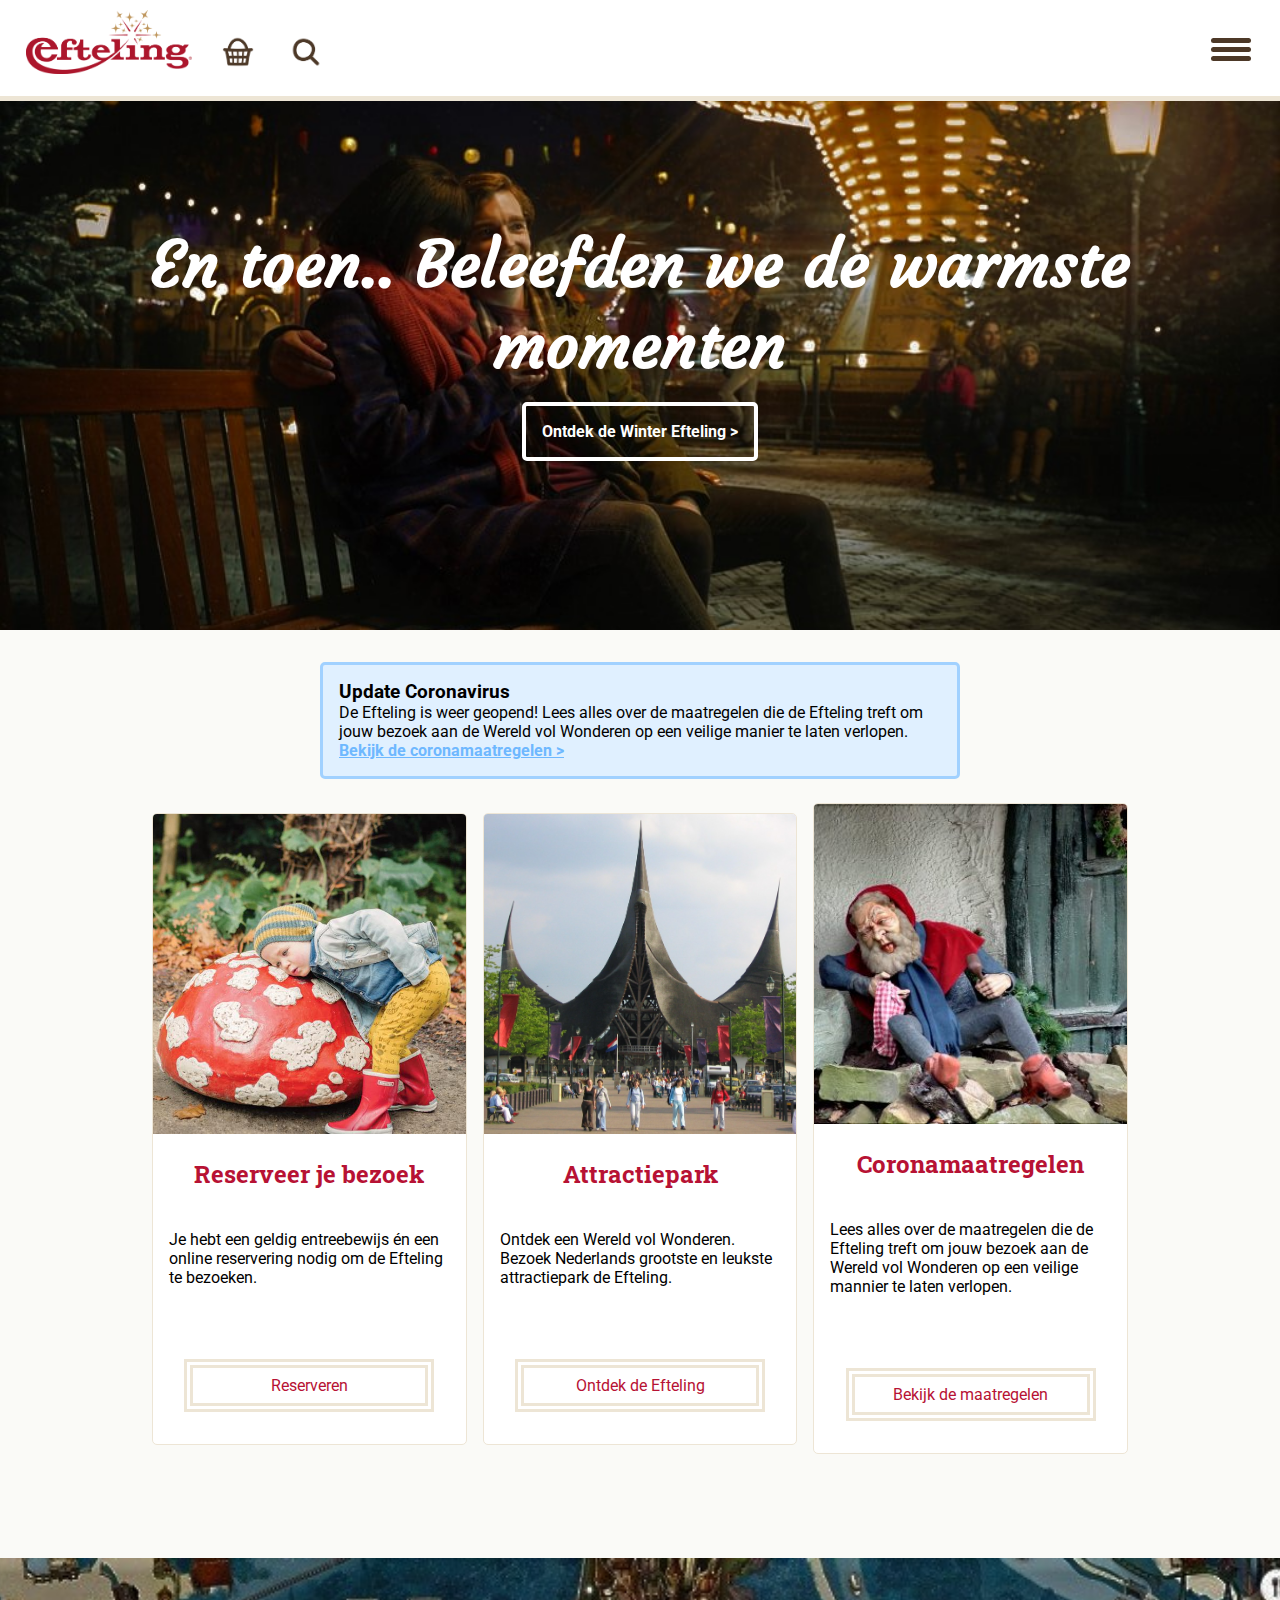
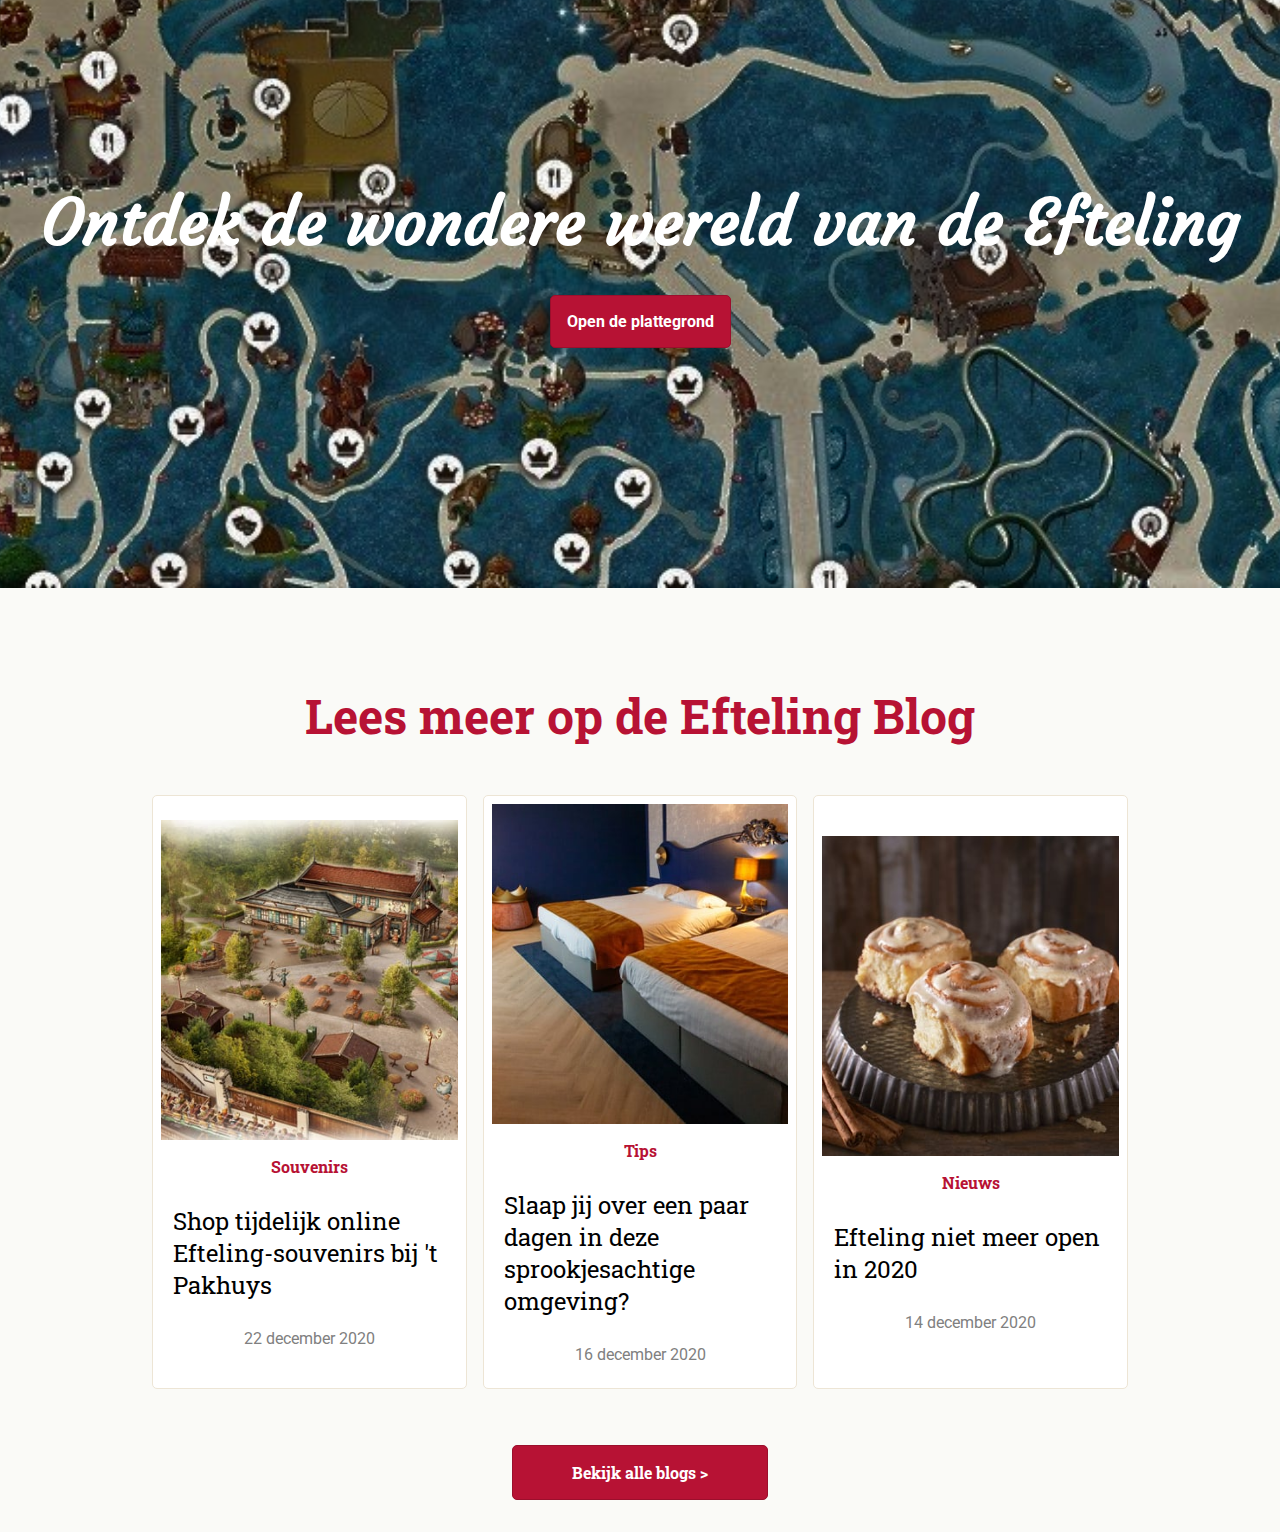
<file: index.html>
<!DOCTYPE html>
<html lang="en">

<head>
    <meta charset="UTF-8">
    <meta name="viewport" content="width=device-width, initial-scale=1.0">
    <title>Wereld vol Wonderen - Efteling</title>
    <link rel="stylesheet" href="styles/style.css">
</head>

<body>
    <!-- Header en hamburgermenu -->
    <header class="menu-bar">
        <nav class="header-afbeeldingen">
            <img src="images/efteling-logo.png" class="logo" alt="Efteling logo">
            <img src="images/Winkelmandje.png" class="menu-icon" alt="Winkelmandje">
            <img src="images/Zoekglas.png" class="menu-icon" alt="Zoekglas">
        </nav>
        <button class="menu" id="menu" alt="Knop voor het hamburgermenu">
            <div id="bar1" class="bar"></div>
            <div id="bar2" class="bar"></div>
            <div id="bar3" class="bar"></div>
        </button>
        <nav>
            <ul class="nav" id="nav">
                <li> <a href="#">Het park</a> </li>
                <li> <a href="#">Alle seizoenen geopend</a> </li>
                <li> <a href="#">Meer Efteling</a> </li>
                <li> <a href="#">Prijsinformatie</a> </li>
                <li> <a href="#">Praktische informatie</a> </li>
                <li> <a href="#">Onze accommodaties</a> </li>
                <li> <a href="#">Hotels & vakantieparken</a> </li>
                <li> <a href="#">Aanbiedingen</a> </li>
            </ul>
        </nav>
    </header>
    <div class="menu-bg" id="menu-bg"></div>

    <main>

        <!-- Eerste Banner Image -->
        <section class="img-container">
            <figure class="inner-container">
                <h1>En toen.. Beleefden we de warmste momenten</h1>
                <a class="btn" href="#">Ontdek de Winter Efteling > </a>
            </figure>
        </section>

        <!-- Special Warning Box -->
        <section class="SpecialWarning">
            <h3>Update Coronavirus</h3>
            <p>De Efteling is weer geopend! Lees alles over de maatregelen die de Efteling treft om jouw bezoek aan de
                Wereld vol Wonderen op een veilige manier te laten verlopen.</p>
            <a href="#">Bekijk de coronamaatregelen ></a>
        </section>

        <!-- Eerste 3 Content Blokken -->
        <section class="main-articles">

            <article class="main-article">
                <figure class="article-image">
                    <img src="images/ReserveerJeBezoek.jpg" class="article-image"
                        alt="Afbeelding van een kind in het sprookjesbos">
                </figure>
                <h3>Reserveer je bezoek</h3>
                <p>Je hebt een geldig entreebewijs én een online reservering nodig om de Efteling te bezoeken.</p>
                <a class="btn3" href="#"> Reserveren </a>
            </article>

            <article class="main-article">
                <figure class="article-image">
                    <img src="images/Attractiepark.jpg" class="article-image"
                        alt="Afbeelding van de entree van de Efteling">
                </figure>
                <h3>Attractiepark</h3>
                <p>Ontdek een Wereld vol Wonderen. Bezoek Nederlands grootste en leukste attractiepark de Efteling.</p>
                <a class="btn3" href="attracties.html"> Ontdek de Efteling </a>
            </article>

            <article class="main-article">
                <figure class="article-image">
                    <img src="images/CoronaMaatregelen.jpg" class="article-image"
                        alt="Afbeelding van een kabouter met het coronavirus">
                </figure>
                <h3>Coronamaatregelen</h3>
                <p>Lees alles over de maatregelen die de Efteling treft om jouw bezoek aan de Wereld vol Wonderen op een
                    veilige mannier te laten verlopen.</p>
                <a class="btn3" href="#"> Bekijk de maatregelen </a>
            </article>
        </section>

        <!-- Tweede Banner Image -->
        <section class="img-container2">
            <figure class="inner-container">
                <h1>Ontdek de wondere wereld van de Efteling</h1>
                <a class="btn2" href="#"> Open de plattegrond </a>
            </figure>
        </section>

        <!-- Efteling Blog -->
        <h2> Lees meer op de Efteling Blog </h2>

        <section class="blog-articles">

            <a href="#" class="blog-article">
                <figure class="blog-image">
                    <img src="images/BlogAfb1.jpg" class="blog-image"
                        alt="Afbeelding van de Pakhuys winkel in de Efteling">
                </figure>
                <h3>Souvenirs</h3>
                <article>Shop tijdelijk online Efteling-souvenirs bij 't Pakhuys</article>
                <p>22 december 2020</p>
            </a>

            <a href="#" class="blog-article">
                <figure class="blog-image">
                    <img src="images/BlogAfb2.jpg" class="blog-image"
                        alt="Afbeelding van een slaapkamer in het Efteling Hotel">
                </figure>
                <h3>Tips</h3>
                <article>Slaap jij over een paar dagen in deze sprookjesachtige omgeving?</article>
                <p>16 december 2020</p>
            </a>

            <a href="#" class="blog-article">
                <figure class="blog-image">
                    <img src="images/BlogAfb3.jpg" class="blog-image" alt="Afbeelding van lekkernijen in de Efteling">
                </figure>
                <h3>Nieuws</h3>
                <article>Efteling niet meer open in 2020</article>
                <p>14 december 2020</p>
            </a>


        </section>

        <a class="btn4">Bekijk alle blogs ></a>

    </main>

    <script src="scripts/script.js"></script>
</body>

</html>
</file>
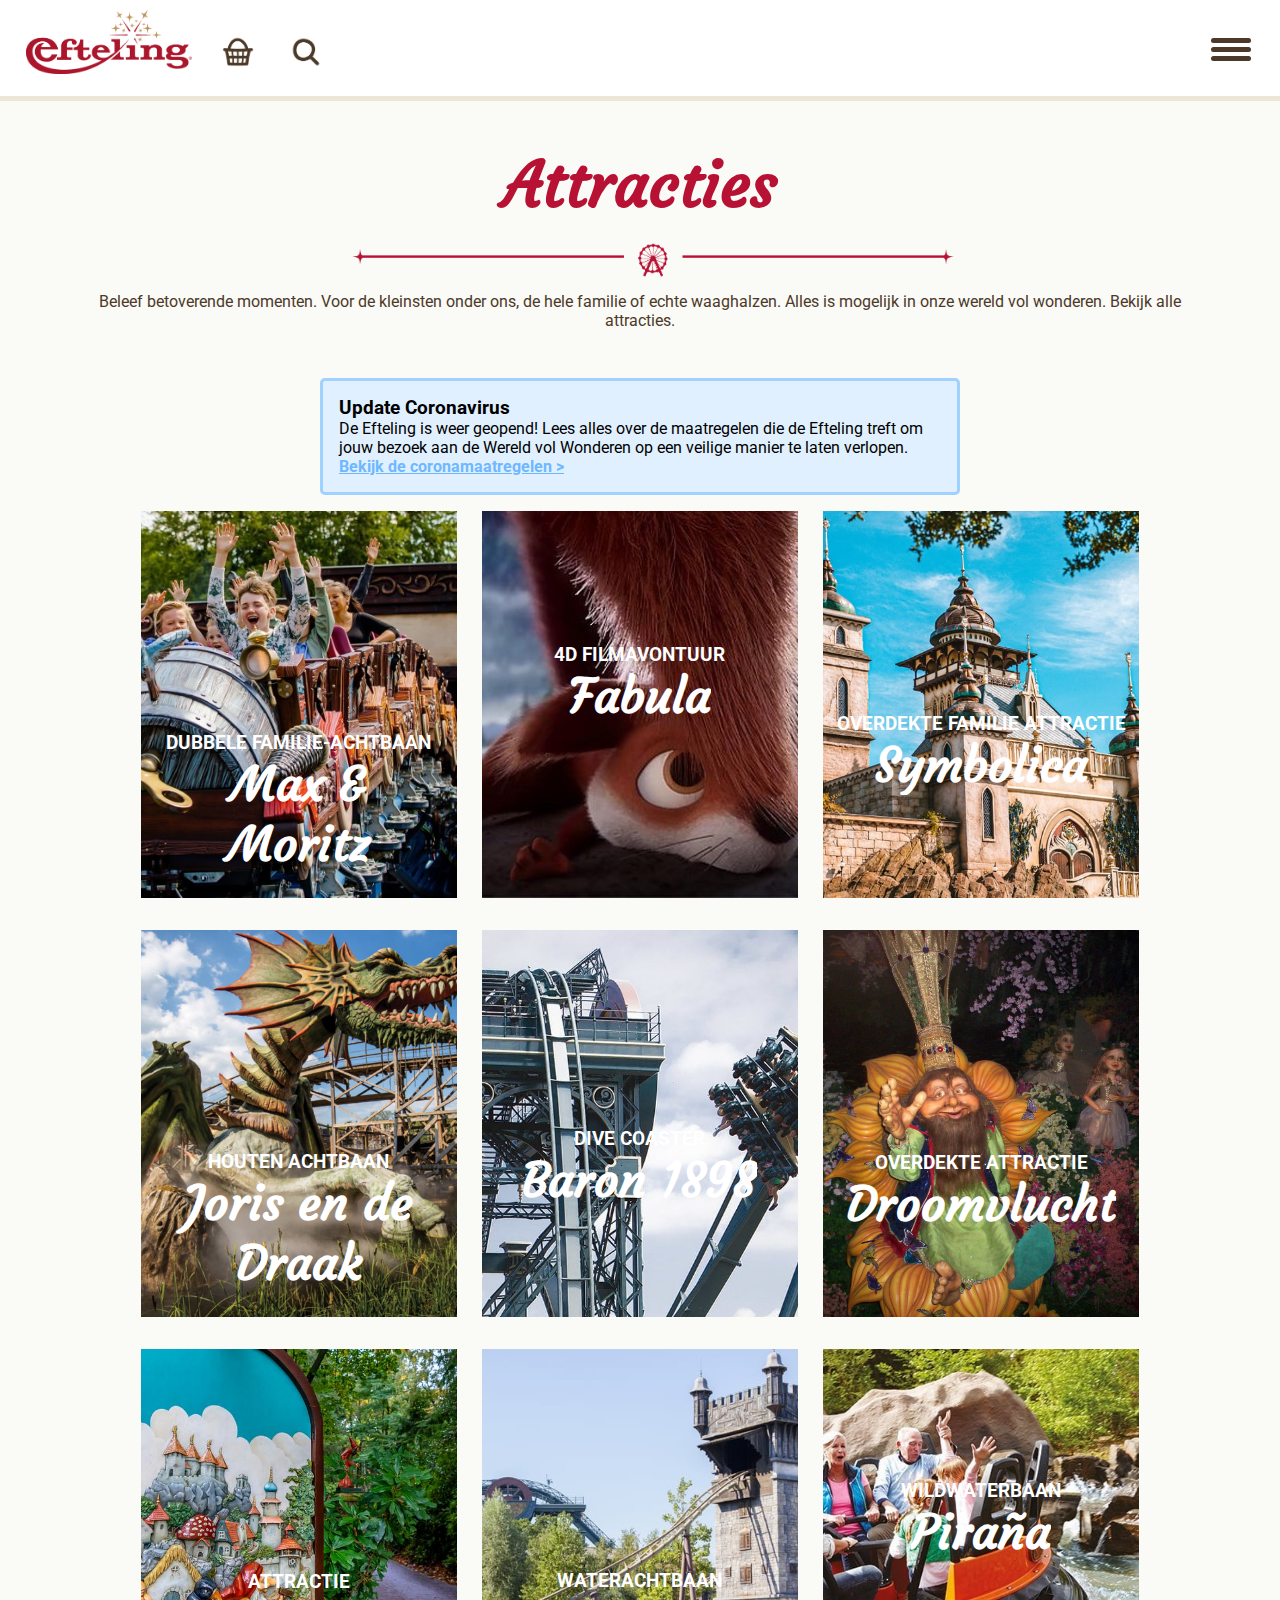
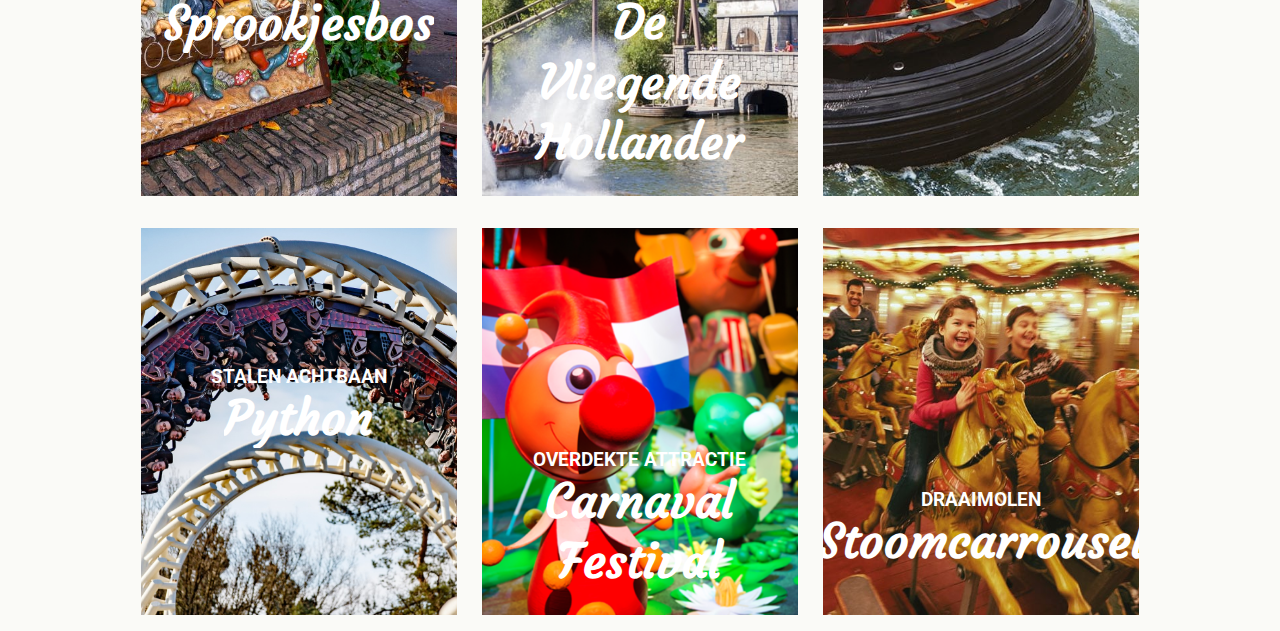
<file: attracties.html>
<!DOCTYPE html>
<html lang="en">

<head>
    <meta charset="UTF-8">
    <meta name="viewport" content="width=device-width, initial-scale=1.0">
    <title>Overzicht Attracties Efteling</title>
    <link rel="stylesheet" href="styles/style.css">
</head>

<body>
    <!-- Header en Hamburgermenu -->
    <header class="menu-bar">
        <nav class="header-afbeeldingen">
            <img src="images/efteling-logo.png" class="logo" alt="Efteling logo">
            <img src="images/Winkelmandje.png" class="menu-icon" alt="Winkelmandje">
            <img src="images/Zoekglas.png" class="menu-icon" alt="Zoekglas">
        </nav>
        <button class="menu" id="menu" alt="Knop voor het hamburgermenu">
            <div id="bar1" class="bar"></div>
            <div id="bar2" class="bar"></div>
            <div id="bar3" class="bar"></div>
        </button>
        <nav>
            <ul class="nav" id="nav">
                <li> <a href="#">Het park</a> </li>
                <li> <a href="#">Alle seizoenen geopend</a> </li>
                <li> <a href="#">Meer Efteling</a> </li>
                <li> <a href="#">Prijsinformatie</a> </li>
                <li> <a href="#">Praktische informatie</a> </li>
                <li> <a href="#">Onze accommodaties</a> </li>
                <li> <a href="#">Hotels & vakantieparken</a> </li>
                <li> <a href="#">Aanbiedingen</a> </li>
            </ul>
        </nav>
    </header>
    <div class="menu-bg" id="menu-bg"></div>

    <main>

        <!-- Intro over Attractie Info -->

        <section class="AttractieInfo">
            <h1>Attracties</h1>
            <img src="images/AttractiesAfb.png" alt="Afbeelding van een reuzenrad">
            <p>Beleef betoverende momenten. Voor de kleinsten onder ons, de hele familie of echte waaghalzen.
                Alles is mogelijk in onze wereld vol wonderen. Bekijk alle attracties.</p>
        </section>

        <!-- Special Warning Box -->
        <section class="SpecialWarning">
            <h3>Update Coronavirus</h3>
            <p>De Efteling is weer geopend! Lees alles over de maatregelen die de Efteling treft om jouw bezoek aan de
                Wereld vol Wonderen op een veilige manier te laten verlopen.</p>
            <a href="#">Bekijk de coronamaatregelen ></a>
        </section>

        <!-- 1e rij aan attracties -->
        <section class="main-attracties">

            <figure class="attracties">
                <a href="#" class="attractie-tekst">
                    <h3>Dubbele familie-achtbaan</h3>
                    <h2>Max & Moritz</h2>
                </a>
            </figure>

            <figure class="attracties">
                <a href="#" class="attractie-tekst">
                    <h3>4D Filmavontuur</h3>
                    <h2>Fabula</h2>
                </a>
            </figure>

            <figure class="attracties">
                <a href="#" class="attractie-tekst">
                    <h3>overdekte familie attractie</h3>
                    <h2>Symbolica</h2>
                </a>
            </figure>

        </section>

        <!-- Tweede rij -->

        <section class="main-attracties">

            <figure class="attracties2">
                <a href="#" class="attractie-tekst">
                    <h3>Houten Achtbaan</h3>
                    <h2>Joris en de Draak</h2>
                </a>
            </figure>

            <figure class="attracties2">
                <a href="#" class="attractie-tekst">
                    <h3>Dive Coaster</h3>
                    <h2>Baron 1898</h2>
                </a>
            </figure>

            <figure class="attracties2">
                <a href="#" class="attractie-tekst">
                    <h3>overdekte attractie</h3>
                    <h2>Droomvlucht</h2>
                </a>
            </figure>

        </section>

        <!-- Derde rij -->

        <section class="main-attracties">

            <figure class="attracties3">
                <a href="#" class="attractie-tekst">
                    <h3>Attractie</h3>
                    <h2>Sprookjesbos</h2>
                </a>
            </figure>

            <figure class="attracties3">
                <a href="#" class="attractie-tekst">
                    <h3>Waterachtbaan</h3>
                    <h2>De Vliegende Hollander</h2>
                </a>
            </figure>

            <figure class="attracties3">
                <a href="#" class="attractie-tekst">
                    <h3>Wildwaterbaan</h3>
                    <h2>Piraña</h2>
                </a>
            </figure>

        </section>

        <!-- Vierde rij -->

        <section class="main-attracties">

            <figure class="attracties4">
                <a href="#" class="attractie-tekst">
                    <h3>Stalen Achtbaan</h3>
                    <h2>Python</h2>
                </a>
            </figure>

            <figure class="attracties4">
                <a href="#" class="attractie-tekst">
                    <h3>overdekte attractie</h3>
                    <h2>Carnaval Festival</h2>
                </a>
            </figure>

            <figure class="attracties4">
                <a href="#" class="attractie-tekst">
                    <h3>Draaimolen</h3>
                    <h2>Stoomcarrousel</h2>
                </a>
            </figure>

        </section>
    </main>

    <script src="scripts/script.js"></script>
</body>

</html>
</file>
<file: styles/style.css>
@import url('https://fonts.googleapis.com/css2?family=Courgette&display=swap');

@import url('https://fonts.googleapis.com/css2?family=Pacifico&family=Roboto+Slab&display=swap');

@import url('https://fonts.googleapis.com/css2?family=Pacifico&family=Roboto&family=Roboto+Slab&display=swap');

/************************* INHOUDSOPGAVE *****************************************/
/* 
  32. STYLING VOOR ALLE PAGINA'S
    34. Algemeen
    52. Header
    82. Hamburger Menu
    174. Special Warning Box

  208. EERSTE PAGINA: HOME
    210. Banner Images
    295. Eerste 3 Content Blokken
    365. Efteling Blog

  462. TWEEDE PAGINA: ATTRACTIES
    464. Intro over Attractie Info
    497. Attracties

  594. MEDIA QUERIES
    596. Smartphones
    634. iPads, tablets
    695. Kleine schermen, laptops
    764. Desktops, grote schermen
    799. Gigantische schermen, TV's
*/

/************************* STYLING VOOR ALLE PAGINA'S *****************************************/

* {
  margin: 0;
  padding: 0;
}

body {
  font-family: 'Roboto', sans-serif;
  background-color: #fafaf7;
  height: 100%;
  width: 100%;
  overflow-x: hidden;
}

a {
  text-decoration: none;
  font-size: 1em;
}

/* Header */
.menu-bar {
  display: block;
  position: fixed;
  background-color: white;
  width: 100%;
  height: 6em;
  z-index: 2;
  top: 0;
}

.header-afbeeldingen {
  display: inline-block;
  position: absolute;
  margin-left: 1em;
}

.logo {
  height: 4em;
  width: auto;
  left: 0;
  margin: 10px;
}

.menu-icon {
  height: 2em;
  width: 2em;
  margin: 1em;
}

/* Hamburger Menu */
.menu {
  width: 3em;
  height: 3em;
  margin: 2.2em;
  cursor: pointer;
  right: 0;
  position: absolute;
  top: 0;
  text-decoration: none;
  border: none;
  background-color: white;
}

.bar {
  height: 5px;
  width: 100%;
  background-color: #4D3928;
  display: block;
  border-radius: 5px;
  transition: 0.3s ease;
}

#bar1 {
  transform: translateY(-4px);
}

#bar2 {
  opacity: 100%;
}

#bar3 {
  transform: translateY(4px);
}

.change #bar1 {
  transform: translateY(4px) rotateZ(-45deg);
}

.change #bar2 {
  opacity: 0%;
}

.change #bar3 {
  transform: translateY(-6px) rotateZ(45deg);
}

.nav li a {
  color: #4D3928;
  text-decoration: none;
}

.nav li {
  list-style: none;
  padding: 10px 20px;
  border-top: 2px solid #ede5d5;
  border-bottom: 2px solid #ede5d5;
}

.nav {
  padding: 0px;
  margin-top: 10em;
  transition: 0.3s ease;
  display: none;
}

.menu-bg {
  right: 0;
  z-index: 1;
  width: 0;
  height: 100%;
  background-color: white;
  border-bottom: 5px solid #ede5d5;
  transition: 0.3s ease;
  position: fixed;
  right: 0;
  bottom: 0;
  top: 0;
}

.change-bg {
  width: 100%;
}

.change {
  display: block;
}

.menu-bar {
  border-bottom: 5px solid #ede5d5;
}

/* Special Warning Box */
.SpecialWarning {
  display: flex;
  position: relative;
  flex-direction: column;
  overflow: hidden;
  justify-content: center;
  align-content: center;
  background-color: #e0f0ff;
  border: 3px solid #a1d1ff;
  border-radius: 5px;
  padding: 1em;
  margin-top: 2em;
  margin-left: 25vw;
  margin-right: 25vw;
  width: auto;
  height: auto;
}

.SpecialWarning h3 {
  font-weight: bold;
}

.SpecialWarning p {
  font-weight: normal;
}

.SpecialWarning a {
  font-weight: bold;
  color: #6eb8ff;
  text-decoration: underline;
  cursor: pointer;
}

/****************************** EERSTE PAGINA: HOME ******************************************/

/* Banner Images */
.img-container {
  background-image: url("../images/WinterEftelingZweefmolen.jpg");
  height: 70vh;
  min-width: 100vw;
  background-position: center;
  background-repeat: no-repeat;
  background-size: cover;
  display: flex;
  position: relative;
}

.inner-container {
  flex-direction: column;
  justify-content: center;
  align-items: center;
  text-align: center;
  color: white;
  height: auto;
  width: 100%;
}

h1 {
  margin-top: 1.5em;
  font-size: 4em;
  font-family: 'Courgette', cursive;
  width: 100%;
}

.btn {
  display: inline-block;
  width: auto;
  font-weight: bold;
  padding: 1em;
  color: white;
  border: 4px solid white;
  text-align: center;
  outline: none;
  text-decoration: none;
  transition: background-color 0.2s ease-out, color 0.2s ease-out;
  margin-top: 1em;
  border-radius: 5px;
}

.btn:hover,
.btn:active,
.btn:hover p {
  background-color: #fff;
  color: black;
  transition: background-color 0.3s ease-in, color 0.3s ease-in;
}

.img-container2 {
  background-image: url("../images/KaartEfteling.jpg");
  height: 70vh;
  background-position: center;
  background-repeat: no-repeat;
  background-size: cover;
  display: flex;
  position: relative;
  margin-top: 5em;
}

.btn2 {
  display: inline-block;
  font-weight: bold;
  padding: 1em;
  background-color: rgb(183, 18, 52);
  color: white;
  border: 1px double rgb(155, 15, 44);
  border-radius: 5px;
  text-align: center;
  outline: none;
  text-decoration: none;
  transition: background-color 0.2s ease-out, color 0.2s ease-out;
  margin: 2em;
}

.btn2:hover,
.btn2:active {
  background-color: rgb(155, 15, 44);
  color: #fff;
  transition: background-color 0.3s ease-in, color 0.3s ease-in;
}

/* Eerste 3 Content Blokken */
.main-articles {
  display: flex;
  flex-direction: column;
  position: relative;
  justify-content: center;
  align-items: center;
  overflow: hidden;
  width: auto;
  height: 100%;
  padding: 1em;
}

.main-article {
  display: flex;
  justify-content: center;
  align-items: center;
  flex-direction: column;
  overflow: hidden;
  width: auto;
  height: 100%;
  margin: 0.5em;
  border-radius: 5px;
  border: 1px solid #ede5d5;
  background-color: white;
}

.article-image {
  width: 100%;
  height: 200px;
  object-fit: cover;
}

.main-article h3 {
  font-size: 1.5em;
  font-family: 'Roboto Slab', serif;
  margin: 1em;
  color: #b71234;
}

.main-article p {
  margin-bottom: 3.5em;
  padding: 1em;
  color: black;
}

.btn3 {
  padding: 0.5em 1em;
  margin: 1em;
  min-width: 200px;
  display: inline-block;
  position: relative;
  text-decoration: none;
  color: #b71234;
  border: 9px double #ede5d5;
  text-align: center;
  transition: 0.3s ease-out;
  background-color: white;
  bottom: 1em;
}

.btn3:hover {
  text-decoration: none;
  color: #b71234;
  border: 9px double #ede5d5;
  text-align: center;
  background-color: #f2f2f2;
  transition: 0.3s ease-in;
}

/* Efteling Blog */
h2 {
  font-size: 3em;
  display: flex;
  position: relative;
  flex-direction: column;
  overflow: hidden;
  justify-content: center;
  align-items: center;
  color: #b71234;
  font-family: 'Roboto Slab', serif;
  margin: 0.5em;
  margin-top: 2em;
}

.blog-articles {
  display: flex;
  flex-direction: column;
  position: relative;
  width: auto;
  height: 100%;
  padding: 1em;
}

.blog-article {
  display: flex;
  justify-content: center;
  align-items: center;
  flex-direction: column;
  overflow: hidden;
  width: auto;
  height: 100%;
  cursor: pointer;
  text-decoration: none;
  background-color: white;
  border-radius: 5px;
  border: 1px solid #ede5d5;
  margin: 0.5em;
  padding: 0.5em;
  background-color: white;
}

.blog-image {
  width: 100%;
  height: 200px;
  object-fit: cover;
}

.blog-article h3 {
  font-family: 'Roboto Slab', serif;
  margin: 1em;
  font-size: 1em;
  color: #b71234;
}

.blog-article article {
  font-family: 'Roboto Slab', serif;
  padding: 0.5em;
  font-size: 1.5em;
  color: black;
}

.blog-article p {
  padding: 1em;
  color: grey;
  font-size: 1em;
}

.btn4 {
  display: flex;
  position: relative;
  flex-direction: column;
  overflow: hidden;
  justify-content: center;
  align-items: center;
  font-family: 'Roboto Slab', serif;
  font-weight: bold;
  padding: 1em;
  background-color: rgb(183, 18, 52);
  color: white;
  border: 1px double rgb(155, 15, 44);
  border-radius: 5px;
  transition: background-color 0.2s ease-out, color 0.2s ease-out;
  margin: 2em;
  margin-left: 33vw;
  margin-right: 33vw;
  width: 33vw;
}

.btn4:hover {
  background-color: rgb(155, 15, 44);
  color: #fff;
  transition: background-color 0.3s ease-in, color 0.3s ease-in;
  cursor: pointer;
}

/************************************ 2E PAGINA: ATTRACTIES ********************************************/

/* Intro over Attractie Info */

.AttractieInfo {
  display: flex;
  position: relative;
  flex-direction: column;
  overflow: hidden;
  justify-content: center;
  align-content: center;
  text-align: center;
  padding: 1em;
  margin-top: 2em;
  margin-left: 5vw;
  margin-right: 5vw;
  width: auto;
  height: auto;
}

.AttractieInfo h1 {
  color: #b71234;
}

.AttractieInfo p {
  color: #4D3928
}

.AttractieInfo img {
  height: auto;
  width: 50vw;
  margin-left: 20vw;
  margin-right: 20vw;
}

/* Attracties */

.main-attracties {
  display: flex;
  flex-direction: column;
  position: relative;
}

.attracties,
.attracties2,
.attracties3,
.attracties4 {
  background-position: center;
  background-repeat: no-repeat;
  background-size: cover;
  object-fit: cover;
  margin: 1em;
  display: flex;
  position: relative;
  overflow: hidden;
  justify-content: center;
  align-content: center;
  text-align: center;
  transition: transform .2s;
  text-decoration: none;
}

.attractie-tekst h3 {
  margin-top: 70%;
  color: white;
  font-family: 'Roboto', sans-serif;
  text-transform: uppercase;
}

.attractie-tekst h2 {
  margin-top: 0%;
  color: white;
  font-family: 'Courgette', cursive;
  bottom: 0;
}

.attracties:nth-child(1) {
  background-image: url("../images/MaxMoritz.jpg");
}

.attracties:nth-child(2) {
  background-image: url("../images/Fabula.jpg");
}

.attracties:nth-child(3) {
  background-image: url("../images/Symbolica.jpg");
}

.attracties2:nth-child(1) {
  background-image: url("../images/JorisDraak.jpg");
}

.attracties2:nth-child(2) {
  background-image: url("../images/Baron.jpg");
}

.attracties2:nth-child(3) {
  background-image: url("../images/Droomvlucht.jpg");
}

.attracties3:nth-child(1) {
  background-image: url("../images/Sprookjesbos.jpg");
}

.attracties3:nth-child(2) {
  background-image: url("../images/VliegendeHollander.jpg");
}

.attracties3:nth-child(3) {
  background-image: url("../images/pirana.jpg");
}

.attracties4:nth-child(1) {
  background-image: url("../images/Python.jpg");
}

.attracties4:nth-child(2) {
  background-image: url("../images/CarnavalFestival.png");
}

.attracties4:nth-child(3) {
  background-image: url("../images/StoomCarrousel.jpg");
}

.attracties:hover,
.attracties2:hover,
.attracties3:hover,
.attracties4:hover {
  transform: scale(1.05);
  transition: transform .2s;
}

/************************************ MEDIA QUERIES ****************************************************/

/*/ Smartphones /*/
@media only screen and (min-width: 320px) {
  h1 {
    margin-top: 1.5em;
    font-size: 2.5em;
    width: 100%;
  }

  .menu-icon {
    display: none;
  }

  .inner-container {
    margin-top: 8em;
  }

  .main-articles,
  .blog-articles {
    display: flex;
    flex-direction: column;
    position: relative;
    width: auto;
    height: 100%;
  }

  .main-article,
  .blog-article {
    width: auto;
    height: auto;
  }

  .article-image,
  .blog-image {
    width: 100%;
    height: auto;
  }
}

/*/ iPads, Tablets /*/
@media only screen and (min-width: 481px) {

  .btn4 {
    margin-left: 33vw;
    margin-right: 33vw;
    width: auto;
  }

  .SpecialWarning {
    margin-left: 5vw;
    margin-right: 5vw;
  }

  h1 {
    margin-top: 1.5em;
    font-size: 3em;
    width: 100%;
  }

  .menu-icon {
    display: inline-block;
  }

  .main-articles,
  .blog-articles {
    display: flex;
    flex-direction: column;
    position: relative;
    width: auto;
    height: 100%;
  }

  .main-article,
  .blog-article {
    width: auto;
    height: auto;
  }

  .article-image,
  .blog-image {
    width: 100%;
    height: auto;
  }

  .main-attracties {
    display: flex;
    flex-direction: column;
    position: relative;
  }

}

.attracties,
.attracties2,
.attracties3,
.attracties4 {
  height: 100vw;
  width: 90vw;
}

/*/ Kleine schermen, laptops /*/
@media only screen and (min-width: 769px) {
  .btn4 {
    margin-left: 40vw;
    margin-right: 40vw;
    width: auto;
  }

  .SpecialWarning {
    margin-left: 25vw;
    margin-right: 25vw;
  }

  h1 {
    margin-top: 1.5em;
    font-size: 4em;
    width: 100%;
  }

  .main-articles,
  .blog-articles {
    display: flex;
    flex-direction: row;
    position: relative;
    flex-wrap: nowrap;
    width: auto;
    height: 100%;
  }

  .main-article,
  .blog-article {
    width: 33%;
    height: auto;
  }

  .article-image,
  .blog-image {
    width: 100%;
    height: 20em;
  }

  .main-attracties {
    display: flex;
    flex-direction: row;
    position: relative;
    flex-wrap: nowrap;
    width: auto;
    height: 100%;
    margin-left: 5vw;
    margin-right: 5vw;
  }

  .attracties,
  .attracties2,
  .attracties3,
  .attracties4 {
    height: auto;
    width: 33%;
    margin-left: 1vw;
    margin-right: 1vw;
  }

  .main-attracties {
    margin-left: 5vw;
    margin-right: 5vw;
  }

}

/*/ Desktops, grote schermen /*/
@media only screen and (min-width: 1025px) {

  .main-articles,
  .blog-articles {
    display: flex;
    flex-direction: row;
    position: relative;
    flex-wrap: nowrap;
    width: auto;
    height: 100%;
    margin-left: 10vw;
    margin-right: 10vw;
  }

  .main-article,
  .blog-article {
    width: 33%;
    height: auto;
  }

  .article-image,
  .blog-image {
    width: 25em;
    height: 25em;
  }


  .main-attracties {
    margin-left: 10vw;
    margin-right: 10vw;
  }

}

/*/ Gigantische Schermen, TV's /*/
@media only screen and (min-width: 1201px) {

  .main-articles,
  .blog-articles {
    display: flex;
    flex-direction: row;
    position: relative;
    flex-wrap: nowrap;
    width: auto;
    height: 100%;
  }

  .main-article,
  .blog-article {
    width: 33%;
    height: auto;
  }

  .article-image,
  .blog-image {
    width: 100%;
    height: 20em;
  }
}
</file>
